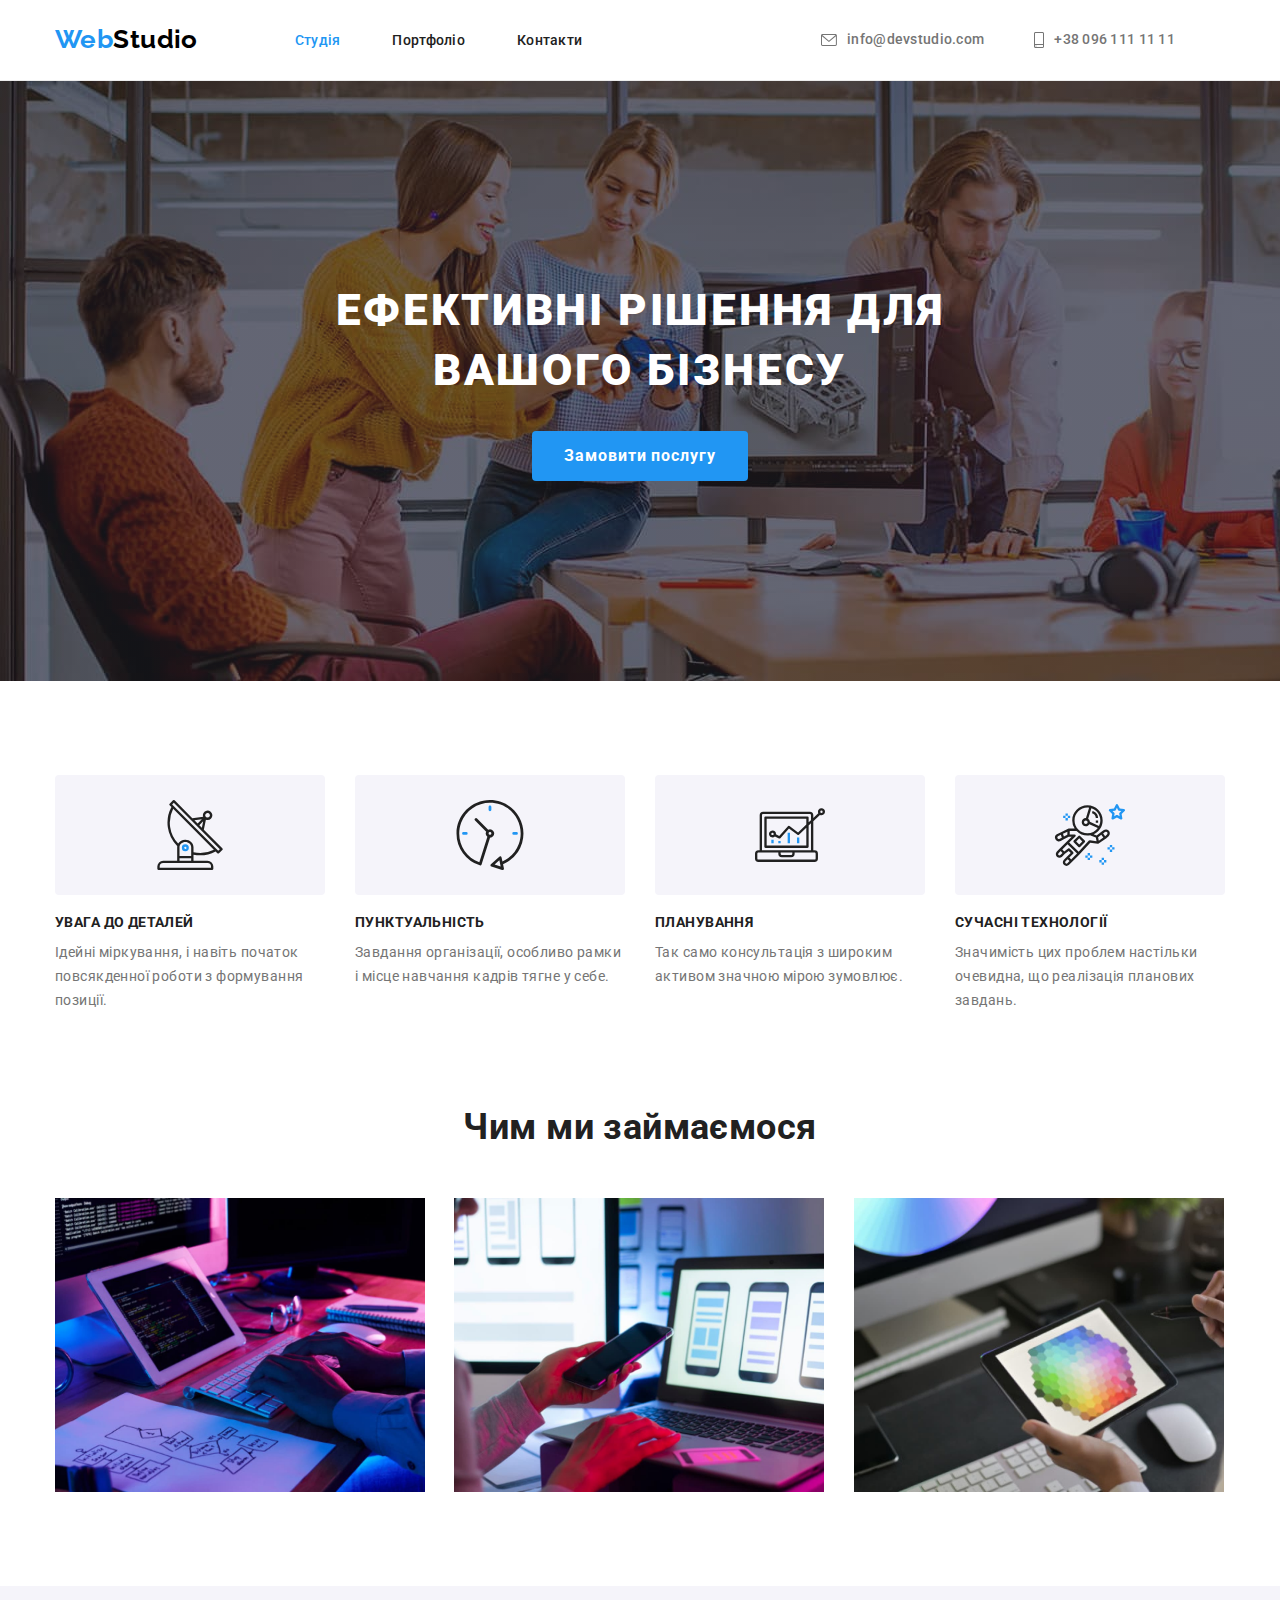
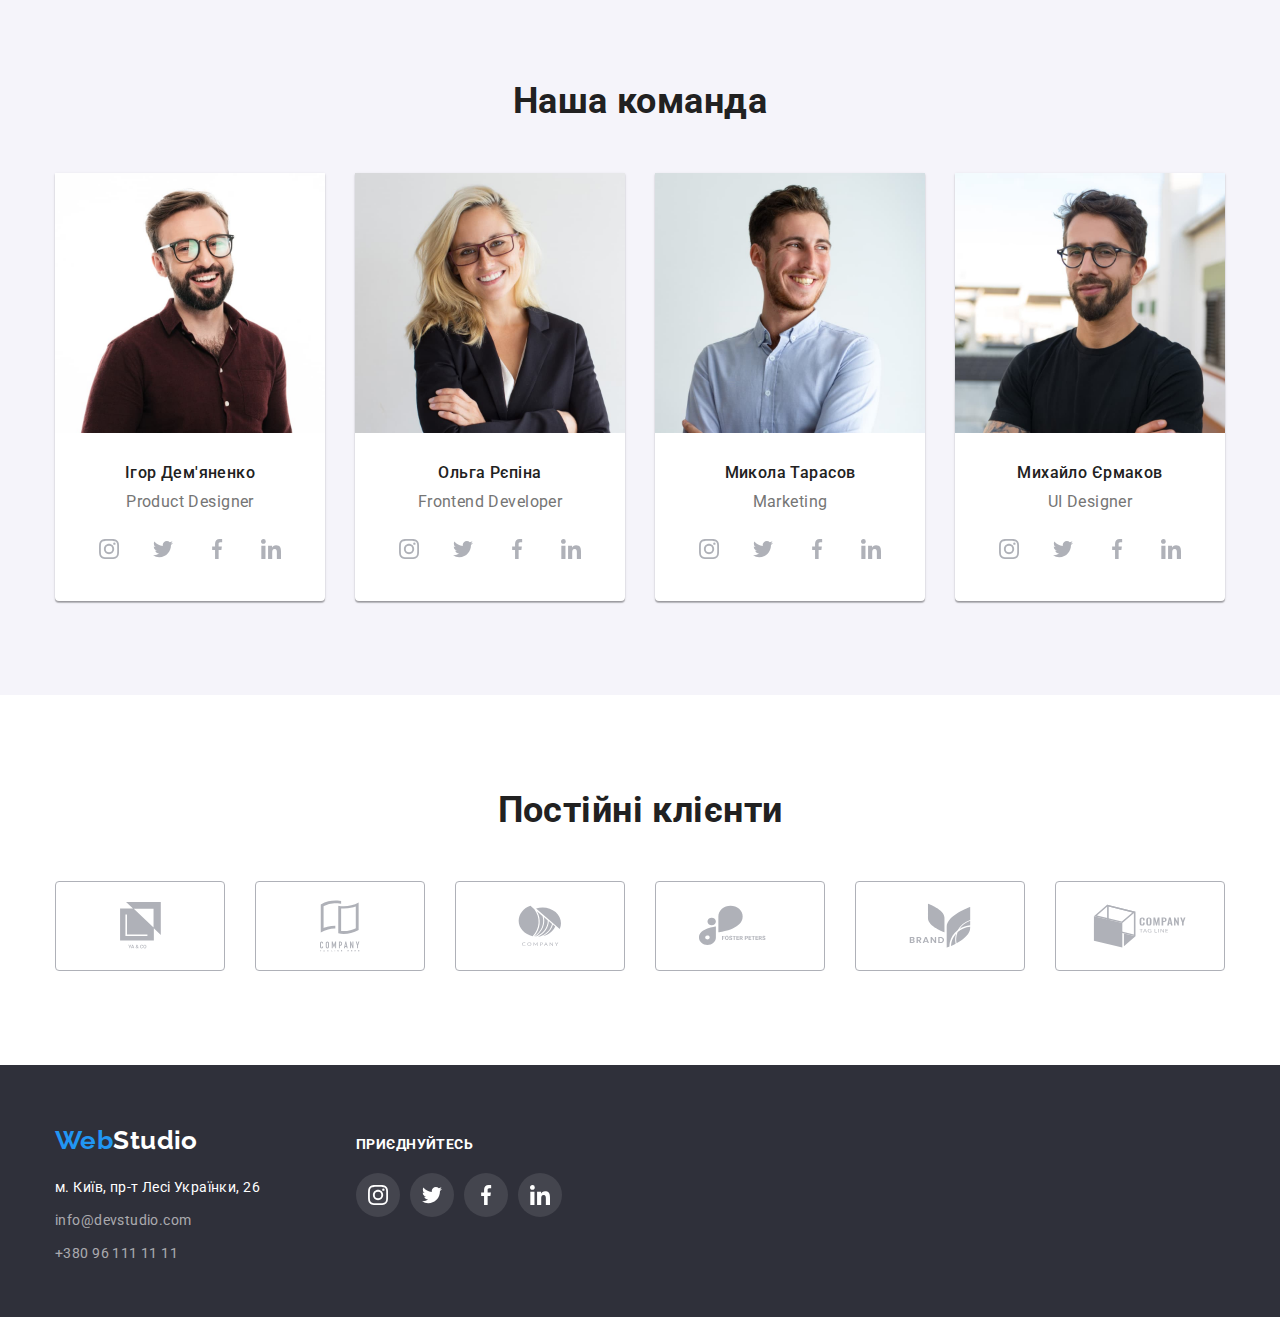
<file: index.html>
<!DOCTYPE html>
<html lang="uk">
  <head>
    <meta charset="UTF-8" />
    <meta name="viewport" content="width=device-width, initial-scale=1.0" />
    <link
      href="https://fonts.googleapis.com/css2?family=Raleway:wght@700&family=Roboto:wght@400;500;700;900&display=swap"
      rel="stylesheet"
    />
    <link
      rel="stylesheet"
      href="https://cdnjs.cloudflare.com/ajax/libs/modern-normalize/1.1.0/modern-normalize.min.css"
    />
    <link rel="stylesheet" href="style.css" />
    <title>Сдутія</title>
  </head>

  <body>
    <header class="border">
      <div class="container header-flex">
        <a class="header-logo list" href="https://olekkkor.github.io/goit-markup-hw-04/"
          ><span class="logo-span">Web</span>Studio</a
        >
        <nav class="nav">
          <ul class="item-nav list">
            <li><a href="#studio" class="link current list">Студія</a></li>
            <li><a href="./portfolio.html" class="link list">Портфоліо</a></li>
            <li><a href="#footer" class="link list">Контакти</a></li>
          </ul>
        </nav>
        <ul class="site-contacts list">
          <li>
            <a href="mailto:info@devstudio.com" class="link">
              <svg class="email-icon">
                <use href="./image/icons.svg#icon-envelope"></use>
              </svg>
              info@devstudio.com</a
            >
          </li>
          <li>
            <a href="tel:+380961111111" class="link">
              <svg class="phone-icon">
                <use href="./image/icons.svg#icon-smartphone"></use>
              </svg>
              +38 096 111 11 11</a
            >
          </li>
        </ul>
      </div>
    </header>

    <main>
      <section id="studio" class="hero">
        <div class="container">
          <h1 class="hero-title">
            Ефективні рішення для<br />
            вашого бізнесу
          </h1>
          <button type="button" class="button primary">Замовити послугу</button>
        </div>
      </section>

      <section class="feature">
        <div class="container">
          <h2 class="section-title visually-hidden">Переваги нашої студії</h2>
          <!-- Заголовок невидимий -->

          <ul class="feature-list">
            <li class="feature-item list">
              <div class="feature-icon">
                <svg>
                  <use href="./image/icons.svg#icon-antenna"></use>
                </svg>
              </div>
              <h3 class="title list">УВАГА ДО ДЕТАЛЕЙ</h3>
              <p class="text">
                Ідейні міркування, і навіть початок повсякденної роботи з формування позиції.
              </p>
            </li>

            <li class="feature-item list">
              <div class="feature-icon">
                <svg>
                  <use href="./image/icons.svg#icon-clock"></use>
                </svg>
              </div>

              <h3 class="title list">ПУНКТУАЛЬНІСТЬ</h3>
              <p class="text">
                Завдання організації, особливо рамки і місце навчання кадрів тягне у себе.
              </p>
            </li>

            <li class="feature-item list">
              <div class="feature-icon">
                <svg class="feature-icon-hover">
                  <use href="./image/icons.svg#icon-diagram"></use>
                </svg>
              </div>

              <h3 class="title list">ПЛАНУВАННЯ</h3>
              <p class="text">Так само консультація з широким активом значною мірою зумовлює.</p>
            </li>

            <li class="feature-item list">
              <div class="feature-icon">
                <svg>
                  <use href="./image/icons.svg#icon-astronaut"></use>
                </svg>
              </div>
              <h3 class="title list">СУЧАСНІ ТЕХНОЛОГІЇ</h3>
              <p class="text">
                Значимість цих проблем настільки очевидна, що реалізація планових завдань.
              </p>
            </li>
          </ul>
        </div>
      </section>

      <section class="work-section">
        <div class="container">
          <h2 class="list section-title">Чим ми займаємося</h2>
          <ul class="list zero-font-size">
            <li class="work-item">
              <img src="./image/box1.jpg" alt="планшет" width="370" />
            </li>
            <li class="work-item">
              <img src="./image/box2.jpg" alt="ноутбук" width="370" />
            </li>
            <li class="work-item">
              <img src="./image/box3.jpg" alt="планшет" width="370" />
            </li>
          </ul>
        </div>
      </section>

      <section class="team">
        <div class="container">
          <h2 class="section-title">Наша команда</h2>
          <ul class="team-list list">
            <li class="team-item">
              <img src="./image/specialist1.jpg" alt="Ігор Дем'яненко" width="270" />

              <div class="team-description">
                <h3 class="title">Ігор Дем'яненко</h3>
                <p class="text">Product Designer</p>
              </div>
              <ul class="list social-links">
                <li>
                  <a href="https://instagram.com" class="link" aria-label="іконка Інстаграм">
                    <svg class="social-links-icon" width="20" height="20">
                      <use href="./image/icons.svg#icon-instagram"></use>
                    </svg>
                  </a>
                </li>
                <li>
                  <a href="https://twitter.com" class="link" aria-label="іконка Твітер">
                    <svg class="social-links-icon" width="20" height="20">
                      <use href="./image/icons.svg#icon-twitter"></use>
                    </svg>
                  </a>
                </li>
                <li>
                  <a href="https://www.facebook.com/" class="link" aria-label="іконка Фейсбук">
                    <svg class="social-links-icon" width="20" height="20">
                      <use href="./image/icons.svg#icon-facebook"></use>
                    </svg>
                  </a>
                </li>
                <li>
                  <a
                    href="https://www.linkedin.com/feed/"
                    class="link"
                    aria-label="іконка Лінкедін"
                  >
                    <svg class="social-links-icon" width="20" height="20">
                      <use href="./image/icons.svg#icon-linkedin"></use>
                    </svg>
                  </a>
                </li>
              </ul>
            </li>
            <li class="team-item">
              <img src="./image/specialist2.jpg" alt="Ольга Рєпіна" width="270" />
              <div class="team-description">
                <h3 class="title">Ольга Рєпіна</h3>
                <p class="text">Frontend Developer</p>
              </div>
              <ul class="list social-links">
                <li>
                  <a href="https://instagram.com" class="link" aria-label="іконка Інстаграм">
                    <svg class="social-links-icon" width="20" height="20">
                      <use href="./image/icons.svg#icon-instagram"></use>
                    </svg>
                  </a>
                </li>
                <li>
                  <a href="https://twitter.com" class="link" aria-label="іконка Твітер">
                    <svg class="social-links-icon" width="20" height="20">
                      <use href="./image/icons.svg#icon-twitter"></use>
                    </svg>
                  </a>
                </li>
                <li>
                  <a href="https://www.facebook.com/" class="link" aria-label="іконка Фейсбук">
                    <svg class="social-links-icon" width="20" height="20">
                      <use href="./image/icons.svg#icon-facebook"></use>
                    </svg>
                  </a>
                </li>
                <li>
                  <a
                    href="https://www.linkedin.com/feed/"
                    class="link"
                    aria-label="іконка Лінкедін"
                  >
                    <svg class="social-links-icon" width="20" height="20">
                      <use href="./image/icons.svg#icon-linkedin"></use>
                    </svg>
                  </a>
                </li>
              </ul>
            </li>
            <li class="team-item">
              <img src="./image/specialist3.jpg" alt="Микола Тарасов" width="270" />
              <div class="team-description">
                <h3 class="title">Микола Тарасов</h3>
                <p class="text">Marketing</p>
              </div>
              <ul class="list social-links">
                <li>
                  <a href="https://instagram.com" class="link" aria-label="іконка Інстаграм">
                    <svg class="social-links-icon" width="20" height="20">
                      <use href="./image/icons.svg#icon-instagram"></use>
                    </svg>
                  </a>
                </li>
                <li>
                  <a href="https://twitter.com" class="link" aria-label="іконка Твітер">
                    <svg class="social-links-icon" width="20" height="20">
                      <use href="./image/icons.svg#icon-twitter"></use>
                    </svg>
                  </a>
                </li>
                <li>
                  <a href="https://www.facebook.com/" class="link" aria-label="іконка Фейсбук">
                    <svg class="social-links-icon" width="20" height="20">
                      <use href="./image/icons.svg#icon-facebook"></use>
                    </svg>
                  </a>
                </li>
                <li>
                  <a
                    href="https://www.linkedin.com/feed/"
                    class="link"
                    aria-label="іконка Лінкедін"
                  >
                    <svg class="social-links-icon" width="20" height="20">
                      <use href="./image/icons.svg#icon-linkedin"></use>
                    </svg>
                  </a>
                </li>
              </ul>
            </li>
            <li class="team-item">
              <img src="./image/specialist4.jpg" alt="Михайло Єрмаков" width="270" />
              <div class="team-description">
                <h3 class="title">Михайло Єрмаков</h3>
                <p class="text">UI Designer</p>
              </div>
              <ul class="list social-links">
                <li>
                  <a href="https://instagram.com" class="link" aria-label="іконка Інстаграм">
                    <svg class="social-links-icon" width="20" height="20">
                      <use href="./image/icons.svg#icon-instagram"></use>
                    </svg>
                  </a>
                </li>
                <li>
                  <a href="https://twitter.com" class="link" aria-label="іконка Твітер">
                    <svg class="social-links-icon" width="20" height="20">
                      <use href="./image/icons.svg#icon-twitter"></use>
                    </svg>
                  </a>
                </li>
                <li>
                  <a href="https://www.facebook.com/" class="link" aria-label="іконка Фейсбук">
                    <svg class="social-links-icon" width="20" height="20">
                      <use href="./image/icons.svg#icon-facebook"></use>
                    </svg>
                  </a>
                </li>
                <li>
                  <a
                    href="https://www.linkedin.com/feed/"
                    class="link"
                    aria-label="іконка Лінкедін"
                  >
                    <svg class="social-links-icon" width="20" height="20">
                      <use href="./image/icons.svg#icon-linkedin"></use>
                    </svg>
                  </a>
                </li>
              </ul>
            </li>
          </ul>
        </div>
      </section>

      <section class="partners">
        <div class="container">
          <h2 class="section-title">Постійні клієнти</h2>
          <ul class="partners-list">
            <li class="partners-image">
              <a href="" class="partners-link">
                <svg class="partners-logo" width="41" height="46.7">
                  <use href="./image/icons.svg#icon-client1"></use>
                </svg>
              </a>
            </li>
            <li class="partners-image">
              <a href="" class="partners-link">
                <svg class="partners-logo" width="40" height="52">
                  <use href="./image/icons.svg#icon-client2"></use>
                </svg>
              </a>
            </li>
            <li class="partners-image">
              <a href="" class="partners-link">
                <svg class="partners-logo" width="43.46" height="41.18">
                  <use href="./image/icons.svg#icon-client3"></use>
                </svg>
              </a>
            </li>
            <li class="partners-image">
              <a href="" class="partners-link">
                <svg class="partners-logo" width="84.44" height="40.62">
                  <use href="./image/icons.svg#icon-client4"></use>
                </svg>
              </a>
            </li>
            <li class="partners-image">
              <a href="" class="partners-link">
                <svg class="partners-logo" width="62.54" height="45.43">
                  <use href="./image/icons.svg#icon-client5"></use>
                </svg>
              </a>
            </li>
            <li class="partners-image">
              <a href="" class="partners-link">
                <svg class="partners-logo" width="93.79" height="43.93">
                  <use href="./image/icons.svg#icon-client6"></use>
                </svg>
              </a>
            </li>
          </ul>
        </div>
      </section>
    </main>

    <footer id="footer" class="black-background footer">
      <div class="container footer-flex">
        <div class="footer-contact-section">
          <a class="footer-logo" href="https://olekkkor.github.io/goit-markup-hw-04/"
            ><span class="logo-span">Web</span>Studio</a
          >
          <address class="footer-info">
            <p class="footer-adress">м. Київ, пр-т Лесі Українки, 26</p>
            <ul class="list">
              <li class="footer-contacts">
                <a href="mailto:info@devstudio.com" class="footer-contacts">info@devstudio.com</a>
              </li>
              <li>
                <a href="tel:+380961111111" class="footer-contacts list">+380 96 111 11 11</a>
              </li>
            </ul>
          </address>
        </div>
        <div class="footer-social-section">
          <p><b>ПРИЄДНУЙТЕСЬ</b></p>
          <ul class="list footer-social-links">
            <li>
              <a href="https://instagram.com" class="link" aria-label="іконка Інстаграм">
                <svg class="footer-icon" width="20" height="20">
                  <use href="./image/icons.svg#icon-instagram"></use>
                </svg>
              </a>
            </li>
            <li>
              <a href="https://twitter.com" class="link" aria-label="іконка Твітер">
                <svg class="footer-icon" width="20" height="20">
                  <use href="./image/icons.svg#icon-twitter"></use>
                </svg>
              </a>
            </li>
            <li>
              <a href="https://www.facebook.com/" class="link" aria-label="іконка Фейсбук">
                <svg class="footer-icon" width="20" height="20">
                  <use href="./image/icons.svg#icon-facebook"></use>
                </svg>
              </a>
            </li>
            <li>
              <a href="https://www.linkedin.com/feed/" class="link" aria-label="іконка Лінкедін">
                <svg class="footer-icon" width="20" height="20">
                  <use href="./image/icons.svg#icon-linkedin"></use>
                </svg>
              </a>
            </li>
          </ul>
        </div>
      </div>
    </footer>
  </body>
</html>
</file>
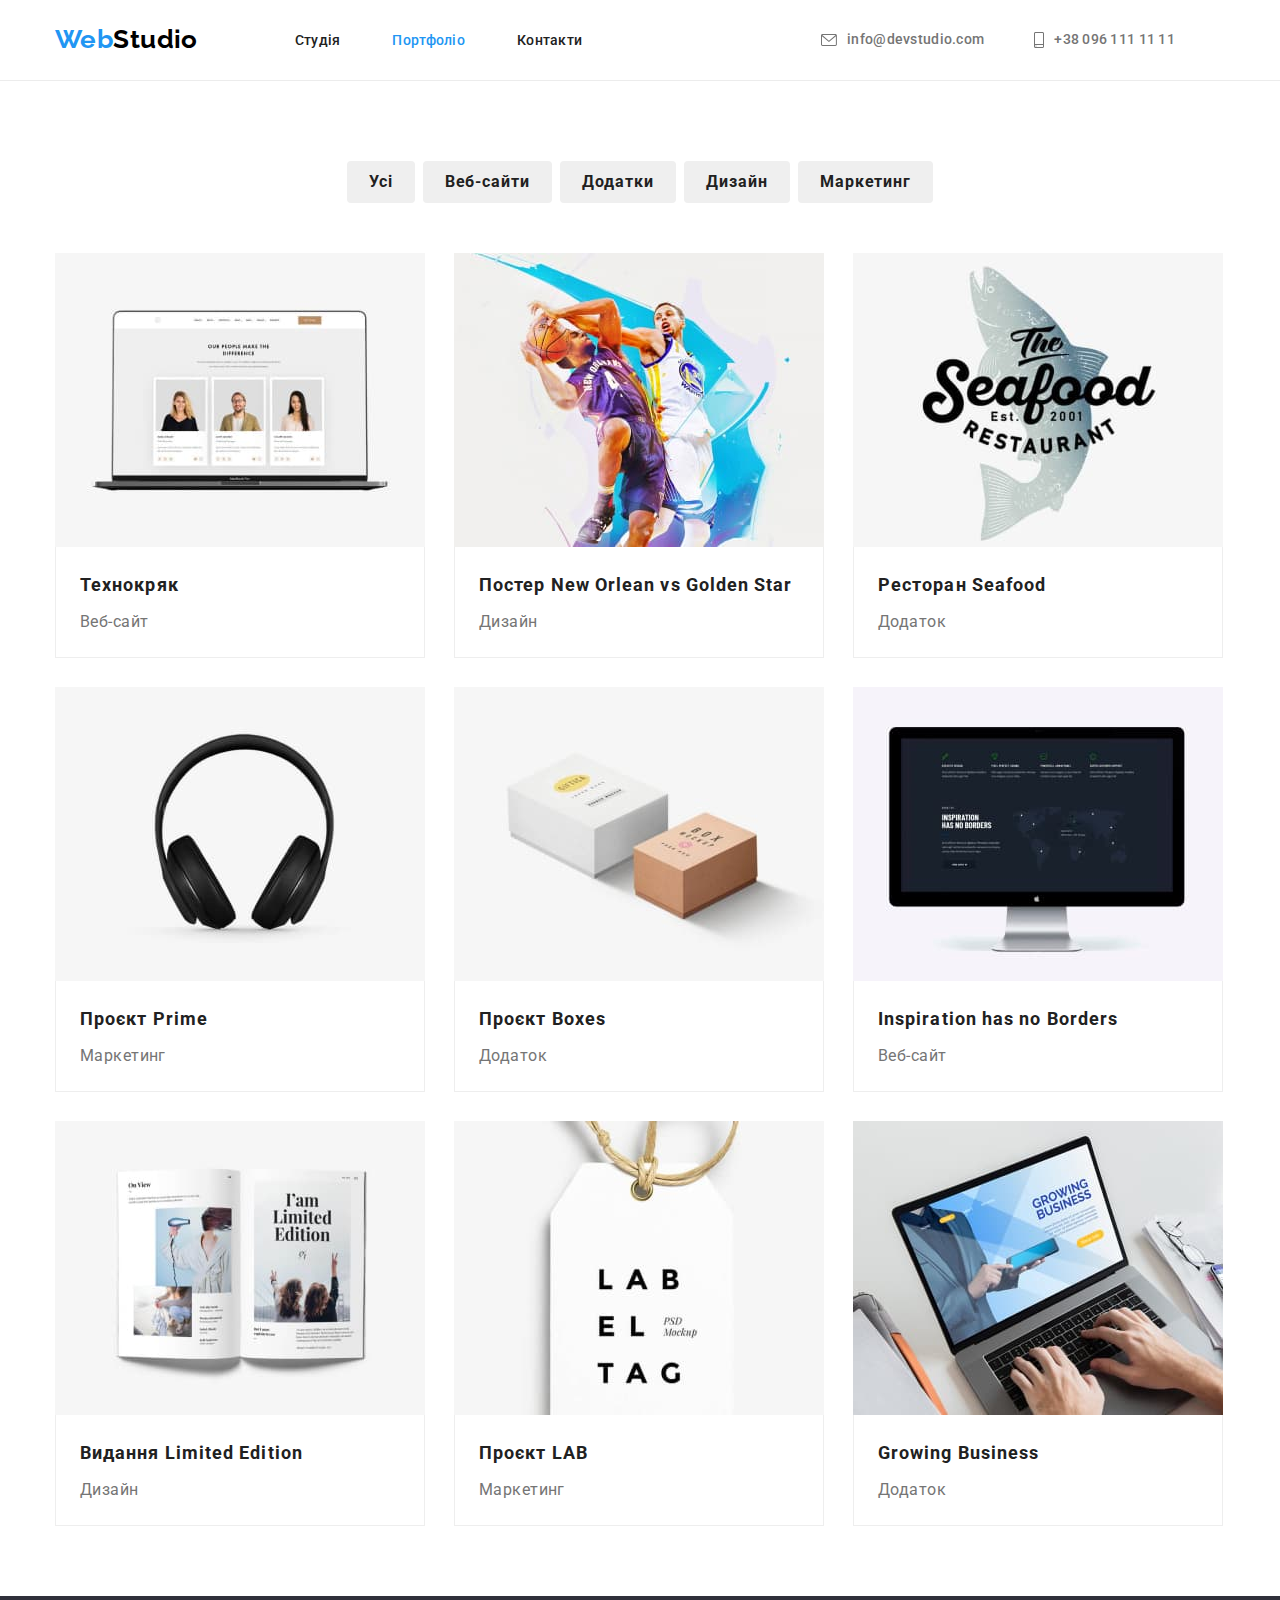
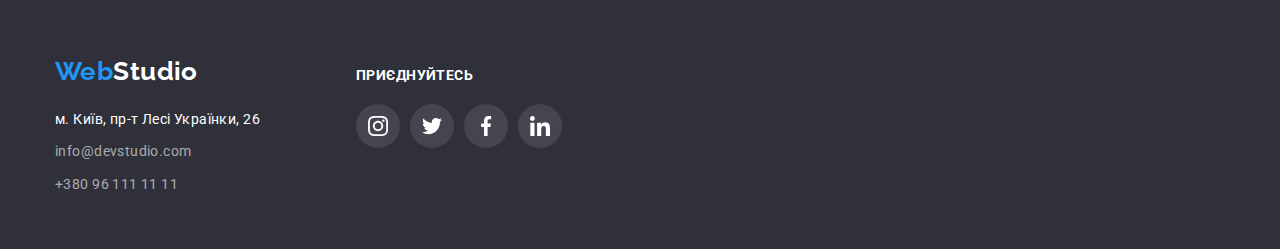
<file: portfolio.html>
<!DOCTYPE html>
<html lang="uk">
  <head>
    <meta charset="UTF-8" />
    <meta name="viewport" content="width=device-width, initial-scale=1.0" />
    <link
      href="https://fonts.googleapis.com/css2?family=Raleway:wght@700&family=Roboto:wght@400;500;700;900&display=swap"
      rel="stylesheet"
    />
    <link
      rel="stylesheet"
      href="https://cdnjs.cloudflare.com/ajax/libs/modern-normalize/1.1.0/modern-normalize.min.css"
    />
    <link
      rel="stylesheet"
      href="https://cdnjs.cloudflare.com/ajax/libs/modern-normalize/1.1.0/modern-normalize.min.css"
    />
    <link rel="stylesheet" href="style.css" />
    <title>Портфоліо</title>
  </head>
  <body>
    <header class="border">
      <div class="container header-flex">
        <a class="header-logo list" href="https://olekkkor.github.io/goit-markup-hw-04/"
          ><span class="logo-span">Web</span>Studio</a
        >
        <nav class="nav">
          <ul class="item-nav list">
            <li><a href="./index.html" class="link list">Студія</a></li>
            <li><a href="./portfolio.html" class="link current list">Портфоліо</a></li>
            <li><a href="#footer" class="link list">Контакти</a></li>
          </ul>
        </nav>
        <ul class="site-contacts list">
          <li>
            <a href="mailto:info@devstudio.com" class="link">
              <svg class="email-icon">
                <use href="./image/icons.svg#icon-envelope"></use>
              </svg>
              info@devstudio.com</a
            >
          </li>
          <li>
            <a href="tel:+380961111111" class="link">
              <svg class="phone-icon">
                <use href="./image/icons.svg#icon-smartphone"></use>
              </svg>
              +38 096 111 11 11</a
            >
          </li>
        </ul>
      </div>
    </header>

    <main>
      <section class="portfolio">
        <div class="container">
          <h1 class="title visually-hidden">Портфоліо</h1>
          <ul class="list portfolio-button">
            <li><button type="button" class="button">Усі</button></li>
            <li><button type="button" class="button">Веб-сайти</button></li>
            <li><button type="button" class="button">Додатки</button></li>
            <li><button type="button" class="button">Дизайн</button></li>
            <li><button type="button" class="button">Маркетинг</button></li>
          </ul>
          <ul class="list portfolio-list">
            <li>
              <!-- Довжина задана через класс "portfolio-list" -->
              <a href="" class="list portfolio-elements">
                <img class="img" src="./image/portfolio1.jpg" alt="Технокряк" width="370" />
                <div class="portfolio-description">
                  <h2 class="card-title">Технокряк</h2>
                  <p class="card-text">Веб-сайт</p>
                </div>
              </a>
            </li>
            <li>
              <a href="" class="list portfolio-elements">
                <img class="img" src="./image/portfolio2.jpg" alt="Постер" width="370" />
                <div class="portfolio-description">
                  <h2 class="card-title">Постер New Orlean vs Golden Star</h2>
                  <p class="card-text">Дизайн</p>
                </div>
              </a>
            </li>
            <li>
              <a href="" class="list portfolio-elements">
                <img class="img" src="./image/portfolio3.jpg" alt="Ресторан" width="370" />
                <div class="portfolio-description">
                  <h2 class="card-title">Ресторан Seafood</h2>
                  <p class="card-text">Додаток</p>
                </div>
              </a>
            </li>
            <li>
              <a href="" class="list portfolio-elements">
                <img class="img" src="./image/portfolio4.jpg" alt="Проект" width="370" />
                <div class="portfolio-description">
                  <h2 class="card-title">Проєкт Prime</h2>
                  <p class="card-text">Маркетинг</p>
                </div>
              </a>
            </li>
            <li>
              <a href="" class="list portfolio-elements">
                <img class="img" src="./image/portfolio5.jpg" alt="Проект" width="370" />
                <div class="portfolio-description">
                  <h2 class="card-title">Проєкт Boxes</h2>
                  <p class="card-text">Додаток</p>
                </div>
              </a>
            </li>
            <li>
              <a href="" class="list portfolio-elements">
                <img class="img" src="./image/portfolio6.jpg" alt="Веб-сайт" width="370" />
                <div class="portfolio-description">
                  <h2 class="card-title">Inspiration has no Borders</h2>
                  <p class="card-text">Веб-сайт</p>
                </div>
              </a>
            </li>
            <li>
              <a href="" class="list portfolio-elements">
                <img class="img" src="./image/portfolio7.jpg" alt="Видання" width="370" />
                <div class="portfolio-description">
                  <h2 class="card-title">Видання Limited Edition</h2>
                  <p class="card-text">Дизайн</p>
                </div>
              </a>
            </li>
            <li>
              <a href="" class="list portfolio-elements">
                <img class="img" src="./image/portfolio8.jpg" alt="Проект" width="370" />
                <div class="portfolio-description">
                  <h2 class="card-title">Проєкт LAB</h2>
                  <p class="card-text">Маркетинг</p>
                </div>
              </a>
            </li>
            <li>
              <a href="" class="list portfolio-elements">
                <img class="img" src="./image/portfolio9.jpg" alt="Додаток" width="370" />
                <div class="portfolio-description">
                  <h2 class="card-title">Growing Business</h2>
                  <p class="card-text">Додаток</p>
                </div>
              </a>
            </li>
          </ul>
        </div>
      </section>
    </main>

    <footer id="footer" class="black-background footer">
      <div class="container footer-flex">
        <div class="footer-contact-section">
          <a class="footer-logo" href="https://olekkkor.github.io/goit-markup-hw-04/"
            ><span class="logo-span">Web</span>Studio</a
          >
          <address class="footer-info">
            <p class="footer-adress">м. Київ, пр-т Лесі Українки, 26</p>
            <ul class="list">
              <li class="footer-contacts">
                <a href="mailto:info@devstudio.com" class="footer-contacts">info@devstudio.com</a>
              </li>
              <li>
                <a href="tel:+380961111111" class="footer-contacts list">+380 96 111 11 11</a>
              </li>
            </ul>
          </address>
        </div>
        <div class="footer-social-section">
          <p><b>ПРИЄДНУЙТЕСЬ</b></p>
          <ul class="list footer-social-links">
            <li>
              <a href="https://instagram.com" class="link" aria-label="іконка Інстаграм">
                <svg class="footer-icon" width="20" height="20">
                  <use href="./image/icons.svg#icon-instagram"></use>
                </svg>
              </a>
            </li>
            <li>
              <a href="https://twitter.com" class="link" aria-label="іконка Твітер">
                <svg class="footer-icon" width="20" height="20">
                  <use href="./image/icons.svg#icon-twitter"></use>
                </svg>
              </a>
            </li>
            <li>
              <a href="https://www.facebook.com/" class="link" aria-label="іконка Фейсбук">
                <svg class="footer-icon" width="20" height="20">
                  <use href="./image/icons.svg#icon-facebook"></use>
                </svg>
              </a>
            </li>
            <li>
              <a href="https://www.linkedin.com/feed/" class="link" aria-label="іконка Лінкедін">
                <svg class="footer-icon" width="20" height="20">
                  <use href="./image/icons.svg#icon-linkedin"></use>
                </svg>
              </a>
            </li>
          </ul>
        </div>
      </div>
    </footer>
  </body>
</html>
</file>
<file: style.css>
:root {
  --primary-text-color: #212121;
  --black-pure-color: #000;
  --second-text-color: #757575;
  --blue-color: #2196f3;
  --white-color: #ffffff;
  --gray-background: #f5f4fa;
  --black-background: #2f303a;
  --border-color: #ececec;
  --social-link: #afb1b8;
  --footer-social-link: rgba(255, 255, 255, 0.1);
  --border-portfolio: #eeeeee;
}

body {
  font-family: Roboto, sans-serif;
  background-color: var(--white-color);
  color: var(--primary-text-color);
  letter-spacing: 0.03em;
  font-size: 14px;
  margin: 0px;
}

h1,
h2,
h3,
h4,
h5,
h6,
p {
  margin: 0px;
}

.container {
  width: 1200px;
  margin: auto;
  padding-left: 15px;
  padding-right: 15px;
}

.border {
  border-bottom: 1px solid var(--border-color);
}

.list {
  list-style: none;
  text-decoration: none;
  padding: 0px;
  margin: 0px;
}

.zero-font-size {
  line-height: 0;
  font-size: 0px;
}

.visually-hidden {
  position: absolute;
  white-space: nowrap;
  width: 1px;
  height: 1px;
  overflow: hidden;
  border: 0;
  padding: 0;
  clip: rect(0 0 0 0);
  clip-path: inset(50%);
  margin: -1px;
}

/* header */
.header-flex {
  display: flex;
  height: 80px;
  align-items: center;
}

.header-logo {
  display: flex;
  align-items: center;

  color: var(--black-pure-color);
  font-family: Raleway, sans-serif;
  font-weight: 700;
  font-size: 26px;
  line-height: 1.2;
}

.logo-span {
  color: var(--blue-color);
}

.nav {
  display: flex;
  margin-left: 97px;
}

.item-nav {
  display: flex;
  padding-left: 0px;
}

.item-nav li {
  margin-right: 52px;
}

.item-nav .link {
  color: var(--primary-text-color);
  padding-top: 32px;
  padding-bottom: 32px;

  font-weight: 500;
  line-height: 1.14;
  letter-spacing: 0.02em;
}

.item-nav li:last-child {
  margin-right: 0px;
}

.item-nav .link:hover,
.item-nav .link:focus {
  color: var(--blue-color);
  padding-top: 100%;
  padding-bottom: 100%;
}

.item-nav .link.current {
  color: var(--blue-color);
}

/* header - Посилання */

.site-contacts {
  display: flex;
  margin-left: auto;
}

.site-contacts .link {
  display: flex;
  align-items: center;
  padding-top: 32px;
  padding-bottom: 32px;

  color: var(--second-text-color);
  fill: var(--second-text-color);

  text-decoration: none;
  font-weight: 500;
  line-height: 1.4;
  letter-spacing: 0.02em;
  margin-right: 50px;
}

.email-icon {
  fill: currentColor;
  width: 16px;
  height: 12px;
  margin-right: 10px;
}

.phone-icon {
  fill: currentColor;
  width: 10px;
  height: 16px;
  margin-right: 10px;
}

.site-contacts .link:hover,
.site-contacts .link:focus,
.site-contacts .email-icon:hover,
.site-contacts .email-icon:focus,
.site-contacts .phone-icon:hover,
.site-contacts .phone-icon:focus {
  fill: var(--blue-color);
  color: var(--blue-color);
}

/* Hero */

.hero {
  padding-top: 200px;
  padding-bottom: 200px;
  margin-right: auto;
  margin-left: auto;

  max-width: 1600px;
  height: 600px;

  text-align: center;

  background-color: var(--black-background);
  background-image: linear-gradient(rgba(47, 48, 58, 0.4), rgba(47, 48, 58, 0.4)),
    url('.//image/background.jpg');
}

.hero-title {
  color: var(--white-color);
  font-weight: 900;
  font-size: 44px;
  line-height: 1.36;
  text-align: center;
  letter-spacing: 0.06em;
  text-transform: uppercase;
  margin: 0px;
  margin-bottom: 30px;
}

/* Button */
.button {
  color: var(--primary-text-color);
  cursor: pointer;
  font-family: inherit;
  border: transparent;
  border-radius: 4px;

  font-weight: 700;
  font-size: 16px;
  line-height: 1.88;
  letter-spacing: 0.06em;
}

.button.primary {
  color: var(--white-color);
  background-color: var(--blue-color);
  padding: 10px 32px;
  
}

.button.primary:hover,
.button.primary:focus{
  box-shadow: 0px 4px 4px rgba(0, 0, 0, 0.15);
}



/* Section */
.section-title {
  font-size: 36px;
  line-height: 1.17;
  text-align: center;
  margin-bottom: 50px;
  margin-top: 0px;
}

/* Feature */

.feature {
  padding-top: 94px;
  padding-bottom: 94px;
}

.feature-list {
  display: flex;
  padding-left: 0px;
  margin: 0px;
}

.feature-icon {
  display: flex;
  align-items: center;
  justify-content: center;

  height: 120px;
  width: 270px;

  background-color: var(--gray-background);
  border-radius: 4px;
  margin-bottom: 20px;
}

.feature-icon svg {
  height: 70px;
  color: #2196f3;
  fill: aqua;
}

.feature-item {
  width: 270px;
}

.feature-item:not(:last-child) {
  margin-right: 30px;
}

.feature-list .title {
  font-style: normal;
  line-height: 1.14;
  text-transform: uppercase;
  font-weight: 700;
  font-size: 14px;
  margin-bottom: 10px;
  display: block;
}

.feature-list .text {
  width: 270px;
  color: var(--second-text-color);
  line-height: 1.7;
  margin-bottom: 0px;
  display: block;
}

/* Work */

.work-section {
  padding-top: 0px;
  padding-bottom: 94px;
}

.work-item {
  display: inline-block;
  padding: 0px;
  line-height: 0;
  font-size: 0px;
}

.work-item:not(:last-child) {
  margin-right: 29px;
}

img {
  display: block;
  max-width: 100%;
  height: auto;
}

/* Team */

.team {
  padding-top: 94px;
  padding-bottom: 94px;
  background-color: var(--gray-background);
}

.team-list {
  display: flex;
  padding-left: 0px;
  margin-top: 0px;
  margin-bottom: 0px;
}

.team-item {
  width: 270px;
  box-shadow: 0px 1px 3px rgba(0, 0, 0, 0.12), 0px 1px 1px rgba(0, 0, 0, 0.14),
    0px 2px 1px rgba(0, 0, 0, 0.2);
  border-radius: 0px 0px 4px 4px;
  padding-bottom: 30px;
  background-color: var(--white-color);
}

.team-item:not(:last-child) {
  margin-right: 30px;
}

.team-description {
  padding-top: 30px;
  padding-bottom: 16px;
}

.team-list .title {
  font-style: normal;
  font-weight: 500;
  font-size: 16px;
  line-height: 1.19;
  text-align: center;
  margin-bottom: 10px;
}

.team-list .text {
  color: var(--second-text-color);
  font-size: 16px;
  line-height: 1.19;
  text-align: center;
  margin-bottom: 0px;
}

.social-links {
  display: flex;
  align-items: center;
  justify-content: space-between;

  margin-left: auto;
  margin-right: auto;
  width: 206px;
  height: 44px;
  box-sizing: content-box;
  padding: 0;
}

.social-links .link {
  display: flex;
  align-items: center;
  justify-content: center;
  width: 44px;
  height: 44px;
  border-radius: 50%;
  background-position: center;
  background-repeat: no-repeat;
}

.social-links .social-links-icon {
  display: inline-block;
  fill: var(--social-link);
}

.social-links .link:hover .social-links-icon {
  fill: var(--white-color);
}

.social-links .link:hover {
  background-color: #2196f3;
}

/* Постоятнные клиенты */
.partners {
  padding-top: 94px;
  padding-bottom: 94px;
  text-align: center;
}

.partners-list {
  display: flex;
  justify-content: space-between;
  padding: 0px;
  margin: 0px;
}

.partners-image {
  display: flex;
  align-items: center;
}

.partners-link {
  display: flex;
  width: 170px;
  height: 90px;
  border: 1px solid var(--social-link);
  border-radius: 4px;
  justify-content: center;
  align-items: center;
}

.partners-logo {
  display: block;
  fill: var(--social-link);
}

.partners-link:hover,
.partners-link:focus {
  border: 1px solid var(--blue-color);
}

.partners-link:hover > .partners-logo,
.partners-link:focus > .partners-logo {
  fill: var(--blue-color);
}

/* Footer */

.footer {
  padding-top: 60px;
  padding-bottom: 60px;
}

.footer-contact-section {
  margin-right: 70px;
}


.footer-logo {
  display: block;
  color: var(--white-color);
  font-family: Raleway, sans-serif;
  font-weight: 700;
  font-size: 26px;
  line-height: 1.2;
  margin-bottom: 20px;

  list-style: none;
  text-decoration: none;
}

.footer-info {
  width: 231px;
  height: 81px;
}

.footer-adress {
  margin-bottom: 9px;

  color: var(--white-color);
  font-style: normal;
  line-height: 1.7;
}

.footer-contacts {
  margin-bottom: 9px;

  color: rgba(255, 255, 255, 0.6);
  font-style: normal;
  font-size: 14px;
  line-height: 1.7;

  list-style: none;
  text-decoration: none;
}

.footer-contacts:hover,
.footer-contacts:focus {
  color: var(--blue-color);
}

.footer-flex {
  display: flex;
  align-items: baseline;
}

.footer-social-section {
} 


.footer-social-section p{
  margin-bottom: 20px;
  color: var(--white-color);
  font-style: normal;
  font-size: 14px;
  line-height: 1.14;
  letter-spacing: 0.03em;
}

.footer-social-links {
  display: flex;
  align-items: center;
  justify-content: space-between;

  margin-left: auto;
  margin-right: auto;
  width: 206px;
  height: 44px;
  padding: 0px;
}

.footer-social-links .link {
  display: flex;
  align-items: center;
  justify-content: center;
  width: 44px;
  height: 44px;
  border-radius: 50%;
  background-position: center;
  background-repeat: no-repeat;
  background-color: var(--footer-social-link);
}

.footer-social-links .footer-icon {
  display: inline-block;
  fill: var(--white-color);
}

.footer-social-links .link:hover .footer-icon {
  fill: var(--white-color);
}

.footer-social-links .link:hover {
  background-color: #2196f3;
}

/* Portfolio */

.portfolio {
  padding-top: 80px;
  padding-bottom: 70px;
}

.portfolio-button {
  display: flex;
  margin-bottom: 50px;

  justify-content: center;
}

.portfolio-button .button {
  padding-top: 6px;
  padding-bottom: 6px;
  padding-right: 22px;
  padding-left: 22px;
  margin: 0px;
}

.portfolio-button li:not(:last-child) {
  margin-right: 8px;
}


.button:hover,
.button:focus {
  color: var(--white-color);
  background-color: var(--blue-color);
  box-shadow: 0px 3px 1px rgba(0, 0, 0, 0.1), 0px 1px 2px rgba(0, 0, 0, 0.08), 0px 2px 2px rgba(0, 0, 0, 0.12);
}


.portfolio-list {
  display: flex;
  flex-wrap: wrap;
  flex-basis: calc((100% - 60px) / 3);
  gap: 29px;
}

.portfolio-item:hover {
  box-shadow: 0px 1px 1px rgba(0, 0, 0, 0.12), 0px 4px 4px rgba(0, 0, 0, 0.06),
    1px 4px 6px rgba(0, 0, 0, 0.16);
}

.portfolio-elements{
  display: block;
}

.portfolio-elements:hover{
  box-shadow: 0px 1px 1px rgba(0, 0, 0, 0.12), 0px 4px 4px rgba(0, 0, 0, 0.06),
      1px 4px 6px rgba(0, 0, 0, 0.16);
}


.portfolio-list-img {
  display: block;
  max-width: 100%;
  height: auto;
  vertical-align: top;
}

.portfolio-description {
  padding-top: 20px;
  padding-bottom: 20px;
  padding-left: 24px;
  border: 1px solid #eeeeee;
  border-top: none;
}

.portfolio-description .card-title {
  font-style: normal;
  font-size: 18px;
  line-height: 2;
  letter-spacing: 0.06em;
  margin-bottom: 4px;
  color: var(--primary-text-color);
}

.portfolio-description .card-text {
  margin-bottom: 0px;
  margin-top: 0px;

  color: var(--second-text-color);
  font-size: 16px;
  line-height: 1.88;
}

.black-background {
  background: var(--black-background);
}

.text-center {
  text-align: center;
}
</file>
